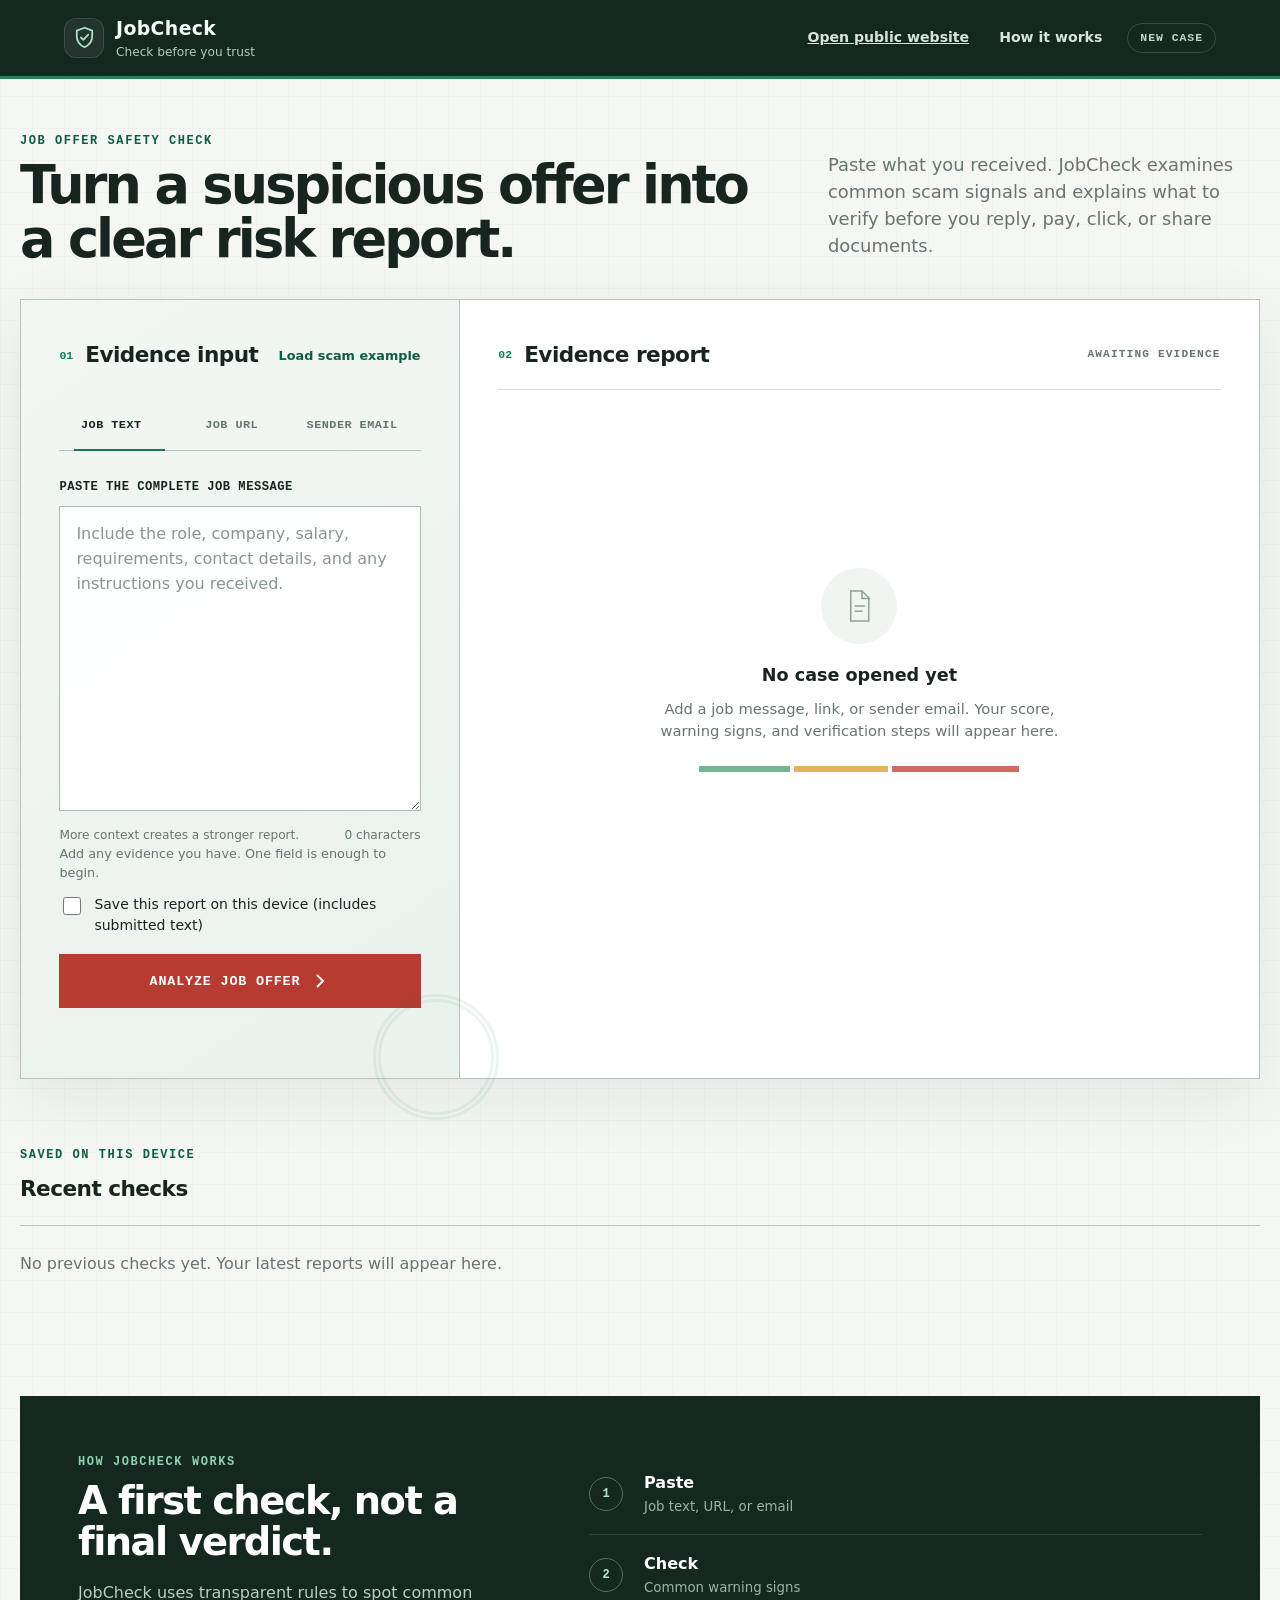
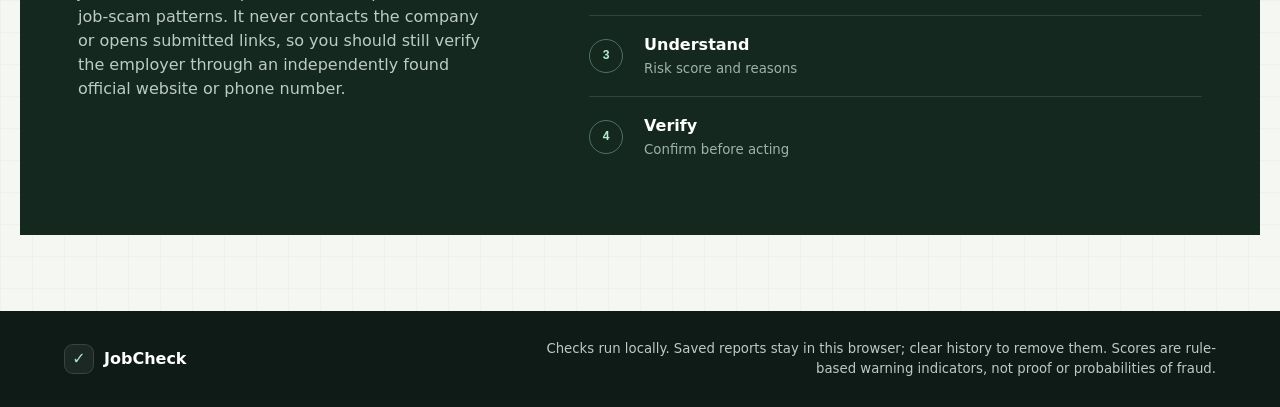
<file: index.html>
<!doctype html>
<html lang="en">
<head>
  <meta charset="utf-8">
  <meta name="viewport" content="width=device-width, initial-scale=1">
  <meta name="theme-color" content="#152820">
  <meta name="description" content="JobCheck helps students and job seekers spot warning signs in suspicious job offers.">
  <title>JobCheck — Check before you trust</title>
  <link rel="stylesheet" href="./styles.css">
  <script src="./app.js" defer></script>
</head>
<body>
  <a class="skip-link" href="#workspace">Skip to checker</a>

  <header class="topbar">
    <a class="brand" href="#workspace" aria-label="JobCheck home">
      <span class="brand-mark" aria-hidden="true">
        <svg viewBox="0 0 24 24" fill="none">
          <path d="M12 2.6 4.6 5.4v5.5c0 4.7 3.1 8.6 7.4 10.5 4.3-1.9 7.4-5.8 7.4-10.5V5.4L12 2.6Z" stroke="currentColor" stroke-width="1.7"/>
          <path d="m8.6 12 2.2 2.2 4.8-5" stroke="currentColor" stroke-width="1.7" stroke-linecap="round" stroke-linejoin="round"/>
        </svg>
      </span>
      <span>
        <strong>JobCheck</strong>
        <small>Check before you trust</small>
      </span>
    </a>

    <div class="topbar-actions">
      <a class="text-button" href="https://sarath2317.github.io/JobCheck/" target="_blank" rel="noopener noreferrer">Open public website</a>
      <button class="text-button" id="howBtn" type="button">How it works</button>
      <span class="case-chip" id="caseId">NEW CASE</span>
    </div>
  </header>

  <main id="workspace" class="app-shell">
    <section class="intro" aria-labelledby="pageTitle">
      <div>
        <p class="eyebrow">JOB OFFER SAFETY CHECK</p>
        <h1 id="pageTitle">Turn a suspicious offer into a clear risk report.</h1>
      </div>
      <p class="intro-copy">Paste what you received. JobCheck examines common scam signals and explains what to verify before you reply, pay, click, or share documents.</p>
    </section>

    <section class="workbench" aria-label="JobCheck analyzer">
      <article class="intake-card">
        <div class="section-heading">
          <div>
            <span class="step-number">01</span>
            <h2>Evidence input</h2>
          </div>
          <button class="sample-button" id="sampleBtn" type="button">Load scam example</button>
        </div>

        <div class="tabs" role="tablist" aria-label="Evidence type">
          <button class="tab active" id="tab-text" type="button" role="tab" aria-selected="true" aria-controls="panel-text" data-tab="text">
            Job text <span class="input-dot" id="dotText" aria-hidden="true"></span>
          </button>
          <button class="tab" id="tab-url" type="button" role="tab" aria-selected="false" aria-controls="panel-url" data-tab="url" tabindex="-1">
            Job URL <span class="input-dot" id="dotUrl" aria-hidden="true"></span>
          </button>
          <button class="tab" id="tab-email" type="button" role="tab" aria-selected="false" aria-controls="panel-email" data-tab="email" tabindex="-1">
            Sender email <span class="input-dot" id="dotEmail" aria-hidden="true"></span>
          </button>
        </div>

        <div class="tab-panel" id="panel-text" role="tabpanel" aria-labelledby="tab-text">
          <label for="jobText">Paste the complete job message</label>
          <textarea id="jobText" rows="11" placeholder="Include the role, company, salary, requirements, contact details, and any instructions you received."></textarea>
          <div class="field-meta">
            <span>More context creates a stronger report.</span>
            <span id="charCount">0 characters</span>
          </div>
        </div>

        <div class="tab-panel" id="panel-url" role="tabpanel" aria-labelledby="tab-url" hidden>
          <label for="jobUrl">Paste the job listing or application URL</label>
          <input id="jobUrl" type="url" inputmode="url" autocomplete="url" placeholder="https://company.com/careers/job-123">
          <div class="context-note">
            <strong>Structural check only</strong>
            <p>JobCheck examines the address itself—such as insecure links, shortened URLs, unusual domains, and misleading characters. It does not open the page.</p>
          </div>
        </div>

        <div class="tab-panel" id="panel-email" role="tabpanel" aria-labelledby="tab-email" hidden>
          <label for="jobEmail">Paste the sender's email address</label>
          <input id="jobEmail" type="email" inputmode="email" autocomplete="email" placeholder="recruiter@company.com">
          <div class="context-note">
            <strong>Sender check</strong>
            <p>JobCheck looks for free-mail addresses, suspicious domain patterns, and mismatches between the sender and job-link domains.</p>
          </div>
        </div>

        <div class="input-summary" aria-live="polite">
          <span id="inputSummary">Add any evidence you have. One field is enough to begin.</span>
        </div>

        <label class="save-consent"><input type="checkbox" id="saveConsent"> Save this report on this device (includes submitted text)</label>
        <button class="analyze-button" id="analyzeBtn" type="button">
          <span>Analyze job offer</span>
          <svg viewBox="0 0 20 20" aria-hidden="true"><path d="m7.5 4.5 5.5 5.5-5.5 5.5" fill="none" stroke="currentColor" stroke-width="1.8" stroke-linecap="round" stroke-linejoin="round"/></svg>
        </button>
        <p class="error-message" id="formError" role="alert"></p>
      </article>

      <article class="report-card" aria-live="polite" aria-busy="false" id="reportCard">
        <div class="report-topline">
          <div>
            <span class="step-number">02</span>
            <h2>Evidence report</h2>
          </div>
          <span class="report-state" id="reportState">AWAITING EVIDENCE</span>
        </div>

        <div class="empty-report" id="emptyReport">
          <div class="empty-file" aria-hidden="true">
            <svg viewBox="0 0 56 56" fill="none"><path d="M17 8h15l9 9v31H17V8Z" stroke="currentColor" stroke-width="2"/><path d="M32 8v10h10M23 28h12M23 35h9" stroke="currentColor" stroke-width="2" stroke-linecap="round"/></svg>
          </div>
          <h3>No case opened yet</h3>
          <p>Add a job message, link, or sender email. Your score, warning signs, and verification steps will appear here.</p>
          <div class="empty-scale" aria-hidden="true"><span></span><span></span><span></span></div>
        </div>

        <div class="report-results" id="reportResults" hidden>
          <div class="verdict-row">
            <div>
              <span class="stamp" id="riskStamp">CAUTION</span>
              <p class="verdict-note" id="verdictNote">Pause and verify before continuing.</p>
            </div>
            <div class="score-block">
              <span>WARNING SIGNAL SCORE</span>
              <strong><b id="riskScore">0</b><small>/100</small></strong>
            </div>
          </div>

          <div class="meter" role="meter" aria-label="Job-offer risk score" aria-valuemin="0" aria-valuemax="100" aria-valuenow="0" id="riskMeter">
            <div class="meter-track"><span id="meterFill"></span></div>
            <div class="meter-labels"><span>FEW SIGNALS</span><span>CAUTION</span><span>HIGH</span></div>
            <p class="score-caveat">Not a probability of fraud. Missing evidence and a low score do not verify an offer. English rule-based checks can miss scams.</p>
          </div>

          <section class="report-section" aria-labelledby="flagsTitle">
            <div class="report-section-title">
              <h3 id="flagsTitle">Warning signs</h3>
              <span id="flagCount">0 FLAGS</span>
            </div>
            <div class="flag-list" id="flagList"></div>
          </section>

          <section class="report-section" aria-labelledby="notesTitle">
            <div class="report-section-title"><h3 id="notesTitle">Investigator's notes</h3></div>
            <p class="analysis-summary" id="analysisSummary"></p>
          </section>

          <section class="report-section" aria-labelledby="verifyTitle">
            <div class="report-section-title"><h3 id="verifyTitle">Verify before acting</h3></div>
            <ul class="verify-list" id="verifyList"></ul>
          </section>

          <div class="report-actions">
            <button class="secondary-button" id="copyBtn" type="button">Copy report</button>
            <button class="primary-button" id="newCaseBtn" type="button">Open new case</button>
          </div>
        </div>
      </article>
    </section>

    <section class="history-section" aria-labelledby="historyTitle">
      <div class="history-heading">
        <div>
          <p class="eyebrow">SAVED ON THIS DEVICE</p>
          <h2 id="historyTitle">Recent checks</h2>
        </div>
        <button class="text-button danger" id="clearHistoryBtn" type="button" hidden>Clear history</button>
      </div>
      <div class="history-empty" id="historyEmpty">No previous checks yet. Your latest reports will appear here.</div>
      <div class="history-list" id="historyList"></div>
    </section>

    <section class="method-section" id="howSection" aria-labelledby="methodTitle">
      <div>
        <p class="eyebrow">HOW JOBCHECK WORKS</p>
        <h2 id="methodTitle">A first check, not a final verdict.</h2>
        <p>JobCheck uses transparent rules to spot common job-scam patterns. It never contacts the company or opens submitted links, so you should still verify the employer through an independently found official website or phone number.</p>
      </div>
      <ol class="method-steps">
        <li><span>1</span><div><strong>Paste</strong><small>Job text, URL, or email</small></div></li>
        <li><span>2</span><div><strong>Check</strong><small>Common warning signs</small></div></li>
        <li><span>3</span><div><strong>Understand</strong><small>Risk score and reasons</small></div></li>
        <li><span>4</span><div><strong>Verify</strong><small>Confirm before acting</small></div></li>
      </ol>
    </section>
  </main>

  <footer class="site-footer">
    <div class="footer-brand"><span class="brand-mark small" aria-hidden="true">✓</span><strong>JobCheck</strong></div>
    <p>Checks run locally. Saved reports stay in this browser; clear history to remove them. Scores are rule-based warning indicators, not proof or probabilities of fraud.</p>
  </footer>

  <div class="toast" id="toast" role="status" aria-live="polite"></div>
</body>
</html>
</file>
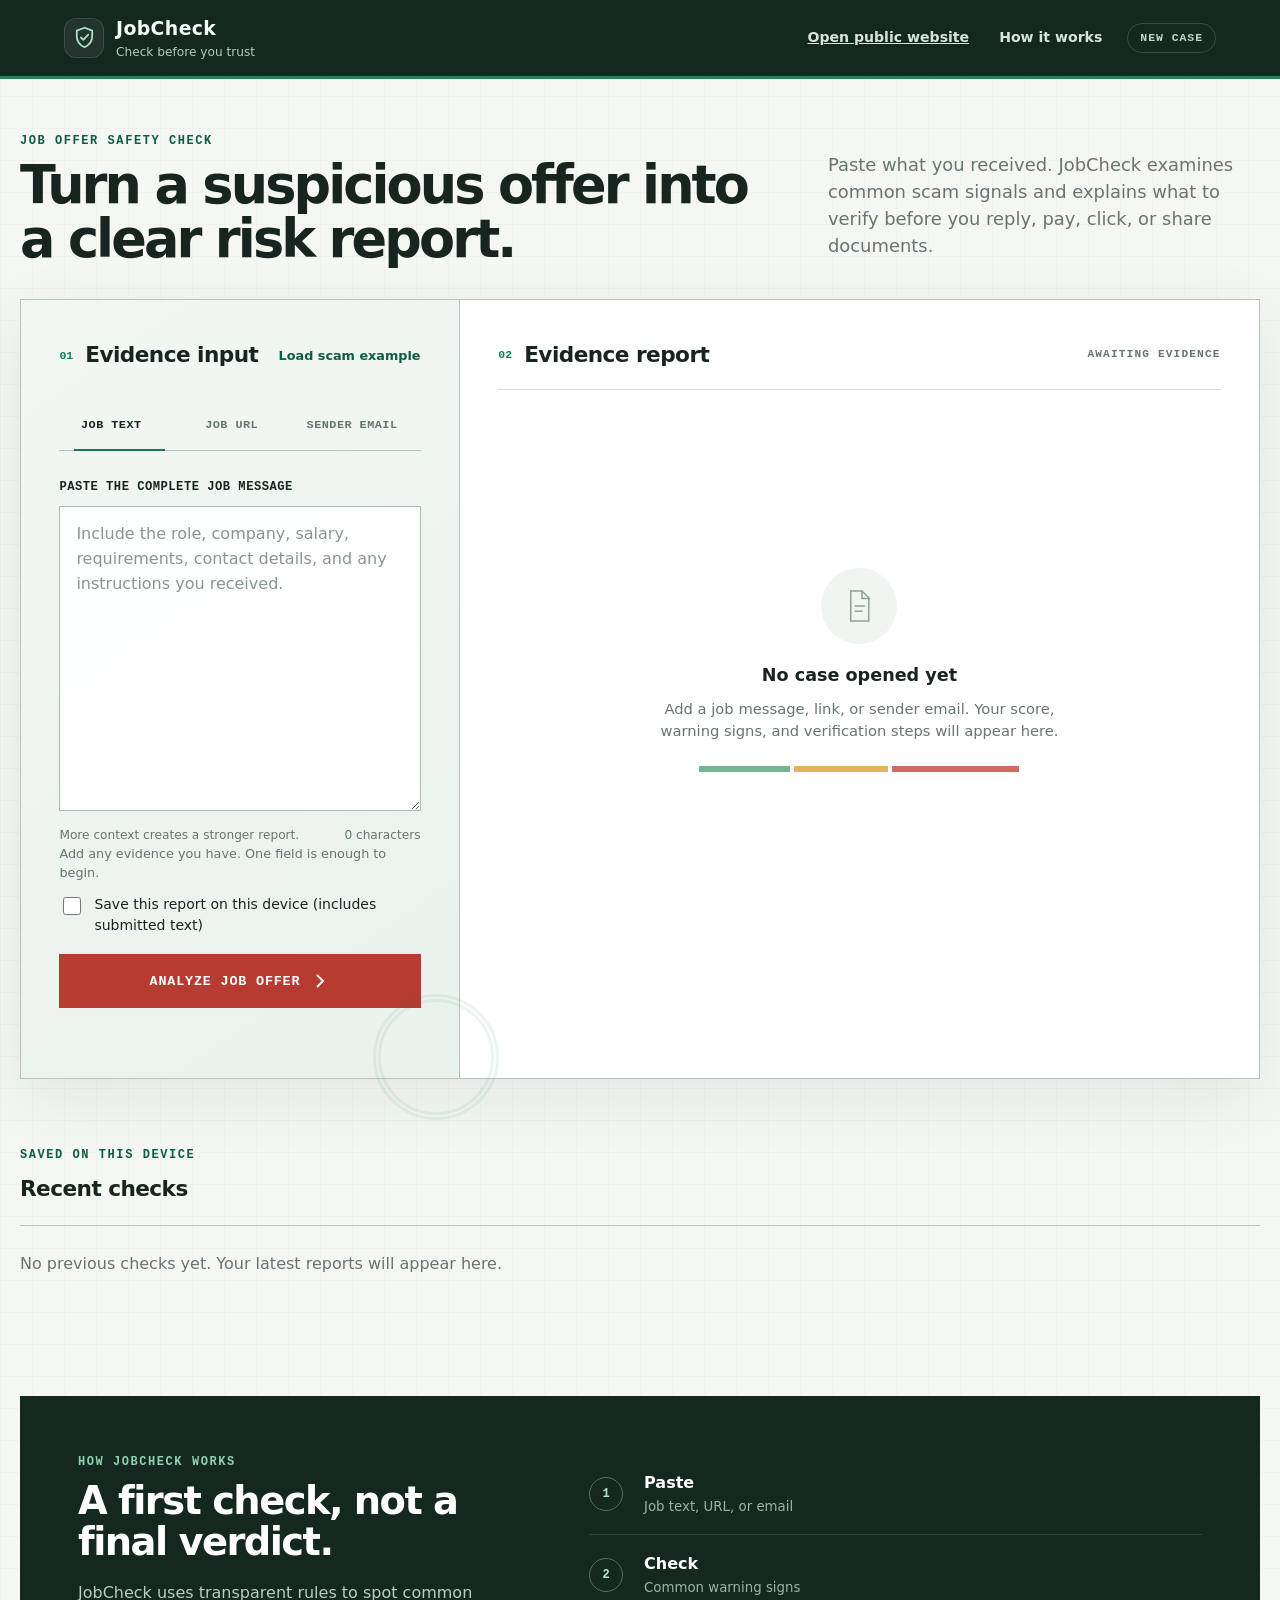
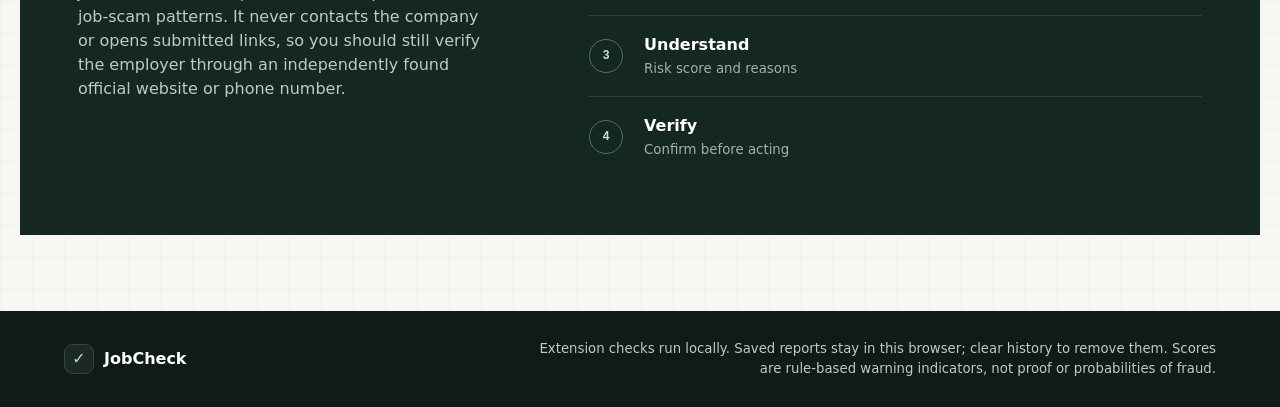
<file: extension/index.html>
<!doctype html>
<html lang="en">
<head>
  <meta charset="utf-8">
  <meta name="viewport" content="width=device-width, initial-scale=1">
  <meta name="theme-color" content="#152820">
  <meta name="description" content="JobCheck helps students and job seekers spot warning signs in suspicious job offers.">
  <title>JobCheck — Check before you trust</title>
  <link rel="stylesheet" href="./styles.css">
  <script src="./app.js" defer></script>
  <script src="./selection.js" defer></script>
</head>
<body>
  <a class="skip-link" href="#workspace">Skip to checker</a>

  <header class="topbar">
    <a class="brand" href="#workspace" aria-label="JobCheck home">
      <span class="brand-mark" aria-hidden="true">
        <svg viewBox="0 0 24 24" fill="none">
          <path d="M12 2.6 4.6 5.4v5.5c0 4.7 3.1 8.6 7.4 10.5 4.3-1.9 7.4-5.8 7.4-10.5V5.4L12 2.6Z" stroke="currentColor" stroke-width="1.7"/>
          <path d="m8.6 12 2.2 2.2 4.8-5" stroke="currentColor" stroke-width="1.7" stroke-linecap="round" stroke-linejoin="round"/>
        </svg>
      </span>
      <span>
        <strong>JobCheck</strong>
        <small>Check before you trust</small>
      </span>
    </a>

    <div class="topbar-actions">
      <a class="text-button" href="https://sarath2317.github.io/JobCheck/" target="_blank" rel="noopener noreferrer">Open public website</a>
      <button class="text-button" id="howBtn" type="button">How it works</button>
      <span class="case-chip" id="caseId">NEW CASE</span>
    </div>
  </header>

  <main id="workspace" class="app-shell">
    <section class="intro" aria-labelledby="pageTitle">
      <div>
        <p class="eyebrow">JOB OFFER SAFETY CHECK</p>
        <h1 id="pageTitle">Turn a suspicious offer into a clear risk report.</h1>
      </div>
      <p class="intro-copy">Paste what you received. JobCheck examines common scam signals and explains what to verify before you reply, pay, click, or share documents.</p>
    </section>

    <section class="workbench" aria-label="JobCheck analyzer">
      <article class="intake-card">
        <div class="section-heading">
          <div>
            <span class="step-number">01</span>
            <h2>Evidence input</h2>
          </div>
          <button class="sample-button" id="sampleBtn" type="button">Load scam example</button>
        </div>

        <div class="tabs" role="tablist" aria-label="Evidence type">
          <button class="tab active" id="tab-text" type="button" role="tab" aria-selected="true" aria-controls="panel-text" data-tab="text">
            Job text <span class="input-dot" id="dotText" aria-hidden="true"></span>
          </button>
          <button class="tab" id="tab-url" type="button" role="tab" aria-selected="false" aria-controls="panel-url" data-tab="url" tabindex="-1">
            Job URL <span class="input-dot" id="dotUrl" aria-hidden="true"></span>
          </button>
          <button class="tab" id="tab-email" type="button" role="tab" aria-selected="false" aria-controls="panel-email" data-tab="email" tabindex="-1">
            Sender email <span class="input-dot" id="dotEmail" aria-hidden="true"></span>
          </button>
        </div>

        <div class="tab-panel" id="panel-text" role="tabpanel" aria-labelledby="tab-text">
          <label for="jobText">Paste the complete job message</label>
          <textarea id="jobText" rows="11" placeholder="Include the role, company, salary, requirements, contact details, and any instructions you received."></textarea>
          <div class="field-meta">
            <span>More context creates a stronger report.</span>
            <span id="charCount">0 characters</span>
          </div>
        </div>

        <div class="tab-panel" id="panel-url" role="tabpanel" aria-labelledby="tab-url" hidden>
          <label for="jobUrl">Paste the job listing or application URL</label>
          <input id="jobUrl" type="url" inputmode="url" autocomplete="url" placeholder="https://company.com/careers/job-123">
          <div class="context-note">
            <strong>Structural check only</strong>
            <p>JobCheck examines the address itself—such as insecure links, shortened URLs, unusual domains, and misleading characters. It does not open the page.</p>
          </div>
        </div>

        <div class="tab-panel" id="panel-email" role="tabpanel" aria-labelledby="tab-email" hidden>
          <label for="jobEmail">Paste the sender's email address</label>
          <input id="jobEmail" type="email" inputmode="email" autocomplete="email" placeholder="recruiter@company.com">
          <div class="context-note">
            <strong>Sender check</strong>
            <p>JobCheck looks for free-mail addresses, suspicious domain patterns, and mismatches between the sender and job-link domains.</p>
          </div>
        </div>

        <div class="input-summary" aria-live="polite">
          <span id="inputSummary">Add any evidence you have. One field is enough to begin.</span>
        </div>

        <label class="save-consent"><input type="checkbox" id="saveConsent"> Save this report on this device (includes submitted text)</label>
        <button class="analyze-button" id="analyzeBtn" type="button">
          <span>Analyze job offer</span>
          <svg viewBox="0 0 20 20" aria-hidden="true"><path d="m7.5 4.5 5.5 5.5-5.5 5.5" fill="none" stroke="currentColor" stroke-width="1.8" stroke-linecap="round" stroke-linejoin="round"/></svg>
        </button>
        <p class="error-message" id="formError" role="alert"></p>
      </article>

      <article class="report-card" aria-live="polite" aria-busy="false" id="reportCard">
        <div class="report-topline">
          <div>
            <span class="step-number">02</span>
            <h2>Evidence report</h2>
          </div>
          <span class="report-state" id="reportState">AWAITING EVIDENCE</span>
        </div>

        <div class="empty-report" id="emptyReport">
          <div class="empty-file" aria-hidden="true">
            <svg viewBox="0 0 56 56" fill="none"><path d="M17 8h15l9 9v31H17V8Z" stroke="currentColor" stroke-width="2"/><path d="M32 8v10h10M23 28h12M23 35h9" stroke="currentColor" stroke-width="2" stroke-linecap="round"/></svg>
          </div>
          <h3>No case opened yet</h3>
          <p>Add a job message, link, or sender email. Your score, warning signs, and verification steps will appear here.</p>
          <div class="empty-scale" aria-hidden="true"><span></span><span></span><span></span></div>
        </div>

        <div class="report-results" id="reportResults" hidden>
          <div class="verdict-row">
            <div>
              <span class="stamp" id="riskStamp">CAUTION</span>
              <p class="verdict-note" id="verdictNote">Pause and verify before continuing.</p>
            </div>
            <div class="score-block">
              <span>WARNING SIGNAL SCORE</span>
              <strong><b id="riskScore">0</b><small>/100</small></strong>
            </div>
          </div>

          <div class="meter" role="meter" aria-label="Job-offer risk score" aria-valuemin="0" aria-valuemax="100" aria-valuenow="0" id="riskMeter">
            <div class="meter-track"><span id="meterFill"></span></div>
            <div class="meter-labels"><span>FEW SIGNALS</span><span>CAUTION</span><span>HIGH</span></div>
            <p class="score-caveat">Not a probability of fraud. Missing evidence and a low score do not verify an offer. English rule-based checks can miss scams.</p>
          </div>

          <section class="report-section" aria-labelledby="flagsTitle">
            <div class="report-section-title">
              <h3 id="flagsTitle">Warning signs</h3>
              <span id="flagCount">0 FLAGS</span>
            </div>
            <div class="flag-list" id="flagList"></div>
          </section>

          <section class="report-section" aria-labelledby="notesTitle">
            <div class="report-section-title"><h3 id="notesTitle">Investigator's notes</h3></div>
            <p class="analysis-summary" id="analysisSummary"></p>
          </section>

          <section class="report-section" aria-labelledby="verifyTitle">
            <div class="report-section-title"><h3 id="verifyTitle">Verify before acting</h3></div>
            <ul class="verify-list" id="verifyList"></ul>
          </section>

          <div class="report-actions">
            <button class="secondary-button" id="copyBtn" type="button">Copy report</button>
            <button class="primary-button" id="newCaseBtn" type="button">Open new case</button>
          </div>
        </div>
      </article>
    </section>

    <section class="history-section" aria-labelledby="historyTitle">
      <div class="history-heading">
        <div>
          <p class="eyebrow">SAVED ON THIS DEVICE</p>
          <h2 id="historyTitle">Recent checks</h2>
        </div>
        <button class="text-button danger" id="clearHistoryBtn" type="button" hidden>Clear history</button>
      </div>
      <div class="history-empty" id="historyEmpty">No previous checks yet. Your latest reports will appear here.</div>
      <div class="history-list" id="historyList"></div>
    </section>

    <section class="method-section" id="howSection" aria-labelledby="methodTitle">
      <div>
        <p class="eyebrow">HOW JOBCHECK WORKS</p>
        <h2 id="methodTitle">A first check, not a final verdict.</h2>
        <p>JobCheck uses transparent rules to spot common job-scam patterns. It never contacts the company or opens submitted links, so you should still verify the employer through an independently found official website or phone number.</p>
      </div>
      <ol class="method-steps">
        <li><span>1</span><div><strong>Paste</strong><small>Job text, URL, or email</small></div></li>
        <li><span>2</span><div><strong>Check</strong><small>Common warning signs</small></div></li>
        <li><span>3</span><div><strong>Understand</strong><small>Risk score and reasons</small></div></li>
        <li><span>4</span><div><strong>Verify</strong><small>Confirm before acting</small></div></li>
      </ol>
    </section>
  </main>

  <footer class="site-footer">
    <div class="footer-brand"><span class="brand-mark small" aria-hidden="true">✓</span><strong>JobCheck</strong></div>
    <p>Extension checks run locally. Saved reports stay in this browser; clear history to remove them. Scores are rule-based warning indicators, not proof or probabilities of fraud.</p>
  </footer>

  <div class="toast" id="toast" role="status" aria-live="polite"></div>
</body>
</html>
</file>
<file: styles.css>
:root {
  --ink: #17241f;
  --muted: #68756f;
  --paper: #f4f7f2;
  --surface: #ffffff;
  --line: #d5ddd8;
  --line-strong: #b7c4bd;
  --green: #147c55;
  --green-dark: #0d5e40;
  --green-soft: #e9f4ee;
  --amber: #b96b0f;
  --amber-soft: #fff4df;
  --red: #b63b30;
  --red-soft: #fff0ed;
  --navy: #152820;
  --mono: "SFMono-Regular", Consolas, "Liberation Mono", monospace;
  --sans: Inter, ui-sans-serif, system-ui, -apple-system, BlinkMacSystemFont, "Segoe UI", sans-serif;
  --shadow: 0 18px 60px rgba(27, 51, 41, .08);
}

* { box-sizing: border-box; }
[hidden] { display: none !important; }
.save-consent { display:flex; gap:10px; align-items:flex-start; text-transform:none; letter-spacing:normal; font: 14px/1.5 var(--sans); margin:12px 0 18px; }
.save-consent input { width:18px; height:18px; flex-shrink:0; }
.score-caveat { font-size:14px; color:var(--muted); }
.risk-unknown .stamp {color:#526474;}
.risk-unknown #meterFill, .history-score.unknown {background:#526474;}
.stamp { max-width:100%; overflow-wrap:anywhere; line-height:1.4; }

html { scroll-behavior: smooth; }

body {
  margin: 0;
  color: var(--ink);
  background:
    linear-gradient(rgba(21, 40, 32, .025) 1px, transparent 1px),
    linear-gradient(90deg, rgba(21, 40, 32, .025) 1px, transparent 1px),
    var(--paper);
  background-size: 32px 32px;
  font-family: var(--sans);
  font-size: 16px;
  line-height: 1.5;
}

button, input, textarea { font: inherit; }
button { color: inherit; }

button:focus-visible, input:focus-visible, textarea:focus-visible, a:focus-visible {
  outline: 3px solid rgba(20, 124, 85, .28);
  outline-offset: 3px;
}

.skip-link {
  position: fixed;
  top: 10px;
  left: 10px;
  z-index: 100;
  padding: 10px 14px;
  color: white;
  background: var(--navy);
  border-radius: 8px;
  transform: translateY(-150%);
}
.skip-link:focus { transform: translateY(0); }

.topbar {
  min-height: 78px;
  display: flex;
  align-items: center;
  justify-content: space-between;
  gap: 24px;
  padding: 14px clamp(20px, 5vw, 72px);
  color: #f5fbf7;
  background: var(--navy);
  border-bottom: 3px solid #2a7f5b;
}

.brand { display: inline-flex; align-items: center; gap: 12px; color: inherit; text-decoration: none; }
.brand-mark {
  width: 40px;
  height: 40px;
  display: grid;
  place-items: center;
  color: #a9e3c5;
  background: rgba(255,255,255,.06);
  border: 1px solid rgba(255,255,255,.13);
  border-radius: 12px;
}
.brand-mark svg { width: 25px; height: 25px; }
.brand strong { display: block; font-size: 1.18rem; letter-spacing: .02em; }
.brand small { display: block; margin-top: 1px; color: #b9c9c1; font-size: .76rem; }
.topbar-actions { display: flex; align-items: center; gap: 20px; }
.text-button { padding: 5px; color: var(--green-dark); background: transparent; border: 0; cursor: pointer; font-weight: 700; }
.topbar .text-button { color: #d7e4de; font-size: .88rem; }
.text-button:hover { text-decoration: underline; text-underline-offset: 4px; }
.text-button.danger { color: var(--red); }
.case-chip {
  padding: 8px 12px;
  color: #c4d6cd;
  border: 1px solid rgba(255,255,255,.16);
  border-radius: 999px;
  font: 700 .72rem/1 var(--mono);
  letter-spacing: .08em;
}

.app-shell { width: min(1460px, calc(100% - 40px)); margin: 0 auto; }
.intro {
  display: grid;
  grid-template-columns: minmax(0, 1.1fr) minmax(320px, .65fr);
  align-items: end;
  gap: clamp(28px, 6vw, 92px);
  padding: 54px 0 34px;
}
.eyebrow { margin: 0 0 9px; color: var(--green-dark); font: 700 .75rem/1.4 var(--mono); letter-spacing: .13em; }
h1, h2, h3, p { overflow-wrap: break-word; }
h1 { max-width: 820px; margin: 0; font-size: clamp(2rem, 4.1vw, 4.35rem); line-height: 1.02; letter-spacing: -.055em; }
.intro-copy { max-width: 580px; margin: 0 0 6px; color: var(--muted); font-size: clamp(1rem, 1.4vw, 1.12rem); }

.workbench { display: grid; grid-template-columns: minmax(360px, .78fr) minmax(520px, 1.42fr); align-items: stretch; border: 1px solid var(--line-strong); background: var(--surface); box-shadow: var(--shadow); }
.intake-card, .report-card { min-width: 0; padding: clamp(24px, 3vw, 42px); }
.intake-card { position: relative; background: linear-gradient(145deg, #f2f7f3 0%, #eaf2ed 100%); border-right: 1px solid var(--line-strong); }
.intake-card::before {
  content: "";
  position: absolute;
  width: 110px;
  height: 110px;
  right: -40px;
  bottom: -42px;
  border: 8px double rgba(20, 124, 85, .08);
  border-radius: 50%;
  pointer-events: none;
}
.section-heading, .report-topline, .history-heading { display: flex; align-items: center; justify-content: space-between; gap: 20px; }
.section-heading > div, .report-topline > div { display: flex; align-items: center; gap: 12px; }
.section-heading h2, .report-topline h2, .history-heading h2, .method-section h2 { margin: 0; font-size: 1.35rem; letter-spacing: -.025em; }
.step-number { color: var(--green); font: 700 .72rem/1 var(--mono); }
.sample-button { padding: 7px 0; color: var(--green-dark); background: transparent; border: 0; cursor: pointer; font-size: .8rem; font-weight: 800; }
.sample-button:hover { text-decoration: underline; text-underline-offset: 4px; }

.tabs { display: grid; grid-template-columns: repeat(3, 1fr); margin-top: 30px; border-bottom: 1px solid var(--line-strong); }
.tab { position: relative; min-height: 48px; padding: 10px 4px 12px; color: var(--muted); background: transparent; border: 0; cursor: pointer; font: 700 .74rem/1.2 var(--mono); text-transform: uppercase; letter-spacing: .04em; }
.tab::after { content: ""; position: absolute; left: 12%; right: 12%; bottom: -1px; height: 2px; background: transparent; }
.tab.active { color: var(--ink); }
.tab.active::after { background: var(--green); }
.input-dot { display: inline-block; width: 6px; height: 6px; margin-left: 3px; background: transparent; border-radius: 50%; vertical-align: 1px; }
.input-dot.filled { background: var(--green); }

.tab-panel { min-height: 330px; padding-top: 28px; }
.tab-panel[hidden] { display: none; }
label { display: block; margin-bottom: 10px; font: 700 .76rem/1.4 var(--mono); letter-spacing: .04em; text-transform: uppercase; }
textarea, input {
  width: 100%;
  color: var(--ink);
  background: rgba(255,255,255,.9);
  border: 1px solid #aebeb5;
  border-radius: 0;
  transition: border-color .2s, box-shadow .2s;
}
textarea { min-height: 245px; resize: vertical; padding: 15px 16px; line-height: 1.55; }
input { height: 54px; padding: 0 16px; }
textarea:hover, input:hover { border-color: #79978a; }
textarea:focus, input:focus { border-color: var(--green); box-shadow: 0 0 0 4px rgba(20,124,85,.09); outline: 0; }
::placeholder { color: #8a9690; }
.field-meta { display: flex; justify-content: space-between; gap: 12px; margin-top: 8px; color: var(--muted); font-size: .76rem; }
.context-note { min-height: 130px; margin-top: 20px; padding: 18px; background: rgba(255,255,255,.54); border-left: 3px solid #7ba791; }
.context-note strong { font-size: .9rem; }
.context-note p { margin: 6px 0 0; color: var(--muted); font-size: .88rem; }
.input-summary { min-height: 30px; color: var(--muted); font-size: .8rem; }
.analyze-button {
  width: 100%;
  min-height: 54px;
  display: flex;
  align-items: center;
  justify-content: center;
  gap: 10px;
  padding: 12px 20px;
  color: white;
  background: var(--red);
  border: 0;
  cursor: pointer;
  font: 800 .84rem/1 var(--mono);
  letter-spacing: .06em;
  text-transform: uppercase;
  transition: transform .18s, background .18s;
}
.analyze-button svg { width: 20px; height: 20px; transition: transform .18s; }
.analyze-button:hover { background: #9f3027; transform: translateY(-1px); }
.analyze-button:hover svg { transform: translateX(3px); }
.analyze-button:active { transform: translateY(0); }
.error-message { min-height: 23px; margin: 8px 0 0; color: var(--red); font-size: .82rem; font-weight: 700; }

.report-card { min-height: 690px; background: white; }
.report-topline { padding-bottom: 18px; border-bottom: 1px solid var(--line); }
.report-state { color: var(--muted); font: 700 .7rem/1.2 var(--mono); letter-spacing: .1em; }
.empty-report { min-height: 560px; display: grid; place-content: center; justify-items: center; text-align: center; }
.empty-file { width: 76px; height: 76px; display: grid; place-items: center; margin-bottom: 18px; color: #8da299; background: #f0f5f2; border-radius: 50%; }
.empty-file svg { width: 42px; height: 42px; }
.empty-report h3 { margin: 0; font-size: 1.1rem; }
.empty-report p { max-width: 440px; margin: 9px auto 24px; color: var(--muted); font-size: .92rem; }
.empty-scale { width: min(320px, 75vw); height: 6px; display: grid; grid-template-columns: 29fr 30fr 41fr; gap: 4px; }
.empty-scale span:nth-child(1) { background: #73b68f; }
.empty-scale span:nth-child(2) { background: #e2b45c; }
.empty-scale span:nth-child(3) { background: #d16a61; }

.report-results { padding-top: 28px; }
.verdict-row { display: flex; justify-content: space-between; align-items: flex-start; gap: 28px; }
.stamp { display: inline-block; padding: 8px 12px 6px; color: var(--amber); border: 2px solid currentColor; transform: rotate(-3deg); font: 800 1.05rem/1 var(--mono); letter-spacing: .1em; }
.verdict-note { max-width: 500px; margin: 16px 0 0; color: var(--red); font-size: .95rem; font-style: italic; }
.score-block { flex: 0 0 auto; text-align: right; }
.score-block > span { display: block; color: var(--muted); font: 700 .68rem/1 var(--mono); letter-spacing: .1em; }
.score-block strong { display: block; margin-top: 4px; font: 700 2.2rem/1 var(--mono); }
.score-block small { color: var(--muted); font-size: .9rem; }
.meter { margin: 30px 0; }
.meter-track { height: 10px; overflow: hidden; background: #edf1ef; border: 1px solid #dbe2de; }
.meter-track span { display: block; width: 0; height: 100%; background: var(--amber); transition: width .7s cubic-bezier(.2,.75,.2,1), background .3s; }
.meter-labels { display: flex; justify-content: space-between; margin-top: 7px; color: #8a9690; font: 600 .62rem/1 var(--mono); }
.report-section { padding: 24px 0; border-top: 1px solid var(--line); }
.report-section-title { display: flex; align-items: center; justify-content: space-between; gap: 16px; margin-bottom: 14px; }
.report-section-title h3 { margin: 0; font: 800 .77rem/1.3 var(--mono); letter-spacing: .09em; text-transform: uppercase; }
.report-section-title span { color: var(--muted); font: 700 .67rem/1 var(--mono); }
.flag-list { display: grid; gap: 10px; }
.flag-item { display: grid; grid-template-columns: 28px 1fr auto; align-items: start; gap: 10px; padding: 13px 14px; background: #fafbf9; border: 1px solid #e0e6e2; }
.flag-icon { width: 24px; height: 24px; display: grid; place-items: center; color: var(--red); background: var(--red-soft); border-radius: 50%; font: 800 .75rem/1 var(--mono); }
.flag-item strong { display: block; font-size: .9rem; }
.flag-item p { margin: 3px 0 0; color: var(--muted); font-size: .81rem; }
.flag-points { padding-top: 3px; color: var(--red); font: 800 .7rem/1 var(--mono); }
.clear-item { display: flex; gap: 10px; align-items: center; padding: 14px; color: var(--green-dark); background: var(--green-soft); border: 1px solid #cfe5d8; font-size: .88rem; }
.clear-item span { font-weight: 900; }
.analysis-summary { margin: 0; padding: 17px 18px; color: #32433c; background: #f2f5f3; border-left: 3px solid #447d64; }
.verify-list { display: grid; gap: 10px; margin: 0; padding: 0; list-style: none; }
.verify-list li { display: flex; gap: 10px; color: #34443d; font-size: .9rem; }
.verify-list li::before { content: "□"; color: var(--green); font: 800 1rem/1.4 var(--mono); }
.report-actions { display: flex; justify-content: flex-end; gap: 10px; padding-top: 8px; }
.secondary-button, .primary-button { min-height: 44px; padding: 10px 16px; border: 1px solid var(--green-dark); cursor: pointer; font-weight: 800; }
.secondary-button { color: var(--green-dark); background: white; }
.primary-button { color: white; background: var(--green-dark); }
.secondary-button:hover { background: var(--green-soft); }
.primary-button:hover { background: #0a4c34; }

.history-section { padding: 68px 0 74px; }
.history-heading { padding-bottom: 20px; border-bottom: 1px solid var(--line-strong); }
.history-empty { padding: 26px 0; color: var(--muted); }
.history-list { display: grid; grid-template-columns: repeat(3, 1fr); gap: 14px; padding-top: 20px; }
.history-item { position: relative; display: grid; grid-template-columns: 58px 1fr auto; align-items: center; gap: 14px; min-width: 0; padding: 18px; text-align: left; background: white; border: 1px solid var(--line); cursor: pointer; transition: border .18s, transform .18s, box-shadow .18s; }
.history-item:hover { border-color: #8aaa9b; transform: translateY(-2px); box-shadow: 0 9px 26px rgba(27,51,41,.07); }
.history-score { width: 54px; height: 54px; display: grid; place-items: center; color: white; background: var(--amber); border-radius: 50%; font: 800 1rem/1 var(--mono); }
.history-copy { min-width: 0; }
.history-copy strong { display: block; overflow: hidden; text-overflow: ellipsis; white-space: nowrap; font-size: .92rem; }
.history-copy small { color: var(--muted); }
.history-arrow { color: var(--green); font-size: 1.25rem; }

.method-section { display: grid; grid-template-columns: .8fr 1.2fr; gap: clamp(40px, 8vw, 120px); margin-bottom: 76px; padding: clamp(30px, 5vw, 58px); color: white; background: var(--navy); }
.method-section h2 { max-width: 460px; font-size: clamp(1.6rem, 3vw, 2.7rem); line-height: 1.08; letter-spacing: -.04em; }
.method-section > div > p:last-child { max-width: 520px; margin: 18px 0 0; color: #bdcbc4; }
.method-section .eyebrow { color: #8fd2af; }
.method-steps { display: grid; margin: 0; padding: 0; list-style: none; }
.method-steps li { display: grid; grid-template-columns: 40px 1fr; align-items: center; gap: 15px; padding: 17px 0; border-bottom: 1px solid rgba(255,255,255,.12); }
.method-steps li:last-child { border-bottom: 0; }
.method-steps li > span { width: 34px; height: 34px; display: grid; place-items: center; color: #b9e9cf; border: 1px solid #4c745f; border-radius: 50%; font: 700 .75rem/1 var(--mono); }
.method-steps strong, .method-steps small { display: block; }
.method-steps small { margin-top: 2px; color: #9eb2a8; }

.site-footer { display: flex; align-items: center; justify-content: space-between; gap: 30px; padding: 28px clamp(20px, 5vw, 72px); color: #bdcbc4; background: #0e1b16; }
.footer-brand { display: flex; align-items: center; gap: 10px; color: white; }
.brand-mark.small { width: 30px; height: 30px; color: #a9e3c5; border-radius: 9px; }
.site-footer p { max-width: 700px; margin: 0; text-align: right; font-size: .83rem; }
.toast { position: fixed; left: 50%; bottom: 24px; z-index: 50; padding: 11px 16px; color: white; background: #17241f; border-radius: 8px; box-shadow: 0 10px 30px rgba(0,0,0,.2); opacity: 0; transform: translate(-50%, 18px); pointer-events: none; transition: opacity .2s, transform .2s; }
.toast.show { opacity: 1; transform: translate(-50%, 0); }

.risk-low .stamp { color: var(--green); }
.risk-low .verdict-note { color: var(--green-dark); }
.risk-low #meterFill, .history-score.low { background: var(--green); }
.risk-medium .stamp { color: var(--amber); }
.risk-medium .verdict-note { color: #9b5c10; }
.risk-medium #meterFill, .history-score.medium { background: var(--amber); }
.risk-high .stamp { color: var(--red); }
.risk-high .verdict-note { color: var(--red); }
.risk-high #meterFill, .history-score.high { background: var(--red); }

@media (max-width: 1020px) {
  .intro { grid-template-columns: 1fr; gap: 18px; }
  .intro-copy { max-width: 760px; }
  .workbench { grid-template-columns: 1fr; }
  .intake-card { border-right: 0; border-bottom: 1px solid var(--line-strong); }
  .report-card { min-height: auto; }
  .history-list { grid-template-columns: repeat(2, 1fr); }
  .method-section { grid-template-columns: 1fr; gap: 24px; }
}

@media (max-width: 680px) {
  .topbar { min-height: 68px; padding: 12px 16px; }
  .brand-mark { width: 36px; height: 36px; }
  .brand small, .topbar .text-button { display: none; }
  .case-chip { font-size: .64rem; }
  .app-shell { width: min(100% - 24px, 1460px); }
  .intro { padding: 34px 0 25px; }
  h1 { font-size: clamp(2.1rem, 11vw, 3.2rem); }
  .intake-card, .report-card { padding: 22px 18px; }
  .section-heading { align-items: flex-start; }
  .sample-button { max-width: 110px; text-align: right; }
  .tabs { margin-top: 24px; }
  .tab { font-size: .62rem; }
  .tab-panel { min-height: 300px; }
  .field-meta { flex-direction: column; gap: 2px; }
  .verdict-row { align-items: flex-end; }
  .score-block strong { font-size: 1.8rem; }
  .flag-item { grid-template-columns: 26px 1fr; }
  .flag-points { grid-column: 2; padding: 0; }
  .report-actions { flex-direction: column-reverse; }
  .report-actions button { width: 100%; }
  .history-list { grid-template-columns: 1fr; }
  .history-section { padding: 52px 0; }
  .method-section { margin-bottom: 0; padding: 28px 22px; }
  .site-footer { align-items: flex-start; flex-direction: column; }
  .site-footer p { text-align: left; }
}

@media (prefers-reduced-motion: reduce) {
  html { scroll-behavior: auto; }
  *, *::before, *::after { transition-duration: .01ms !important; animation-duration: .01ms !important; }
}

@media print {
  body { background: white; }
  .topbar-actions, .intro, .intake-card, .history-section, .method-section, .site-footer, .report-actions { display: none !important; }
  .app-shell { width: 100%; }
  .workbench { display: block; border: 0; box-shadow: none; }
  .report-card { padding: 0; }
}
</file>
<file: extension/styles.css>
:root {
  --ink: #17241f;
  --muted: #68756f;
  --paper: #f4f7f2;
  --surface: #ffffff;
  --line: #d5ddd8;
  --line-strong: #b7c4bd;
  --green: #147c55;
  --green-dark: #0d5e40;
  --green-soft: #e9f4ee;
  --amber: #b96b0f;
  --amber-soft: #fff4df;
  --red: #b63b30;
  --red-soft: #fff0ed;
  --navy: #152820;
  --mono: "SFMono-Regular", Consolas, "Liberation Mono", monospace;
  --sans: Inter, ui-sans-serif, system-ui, -apple-system, BlinkMacSystemFont, "Segoe UI", sans-serif;
  --shadow: 0 18px 60px rgba(27, 51, 41, .08);
}

* { box-sizing: border-box; }
[hidden] { display: none !important; }
.save-consent { display:flex; gap:10px; align-items:flex-start; text-transform:none; letter-spacing:normal; font: 14px/1.5 var(--sans); margin:12px 0 18px; }
.save-consent input { width:18px; height:18px; flex-shrink:0; }
.score-caveat { font-size:14px; color:var(--muted); }
.risk-unknown .stamp {color:#526474;}
.risk-unknown #meterFill, .history-score.unknown {background:#526474;}
.stamp { max-width:100%; overflow-wrap:anywhere; line-height:1.4; }

html { scroll-behavior: smooth; }

body {
  margin: 0;
  color: var(--ink);
  background:
    linear-gradient(rgba(21, 40, 32, .025) 1px, transparent 1px),
    linear-gradient(90deg, rgba(21, 40, 32, .025) 1px, transparent 1px),
    var(--paper);
  background-size: 32px 32px;
  font-family: var(--sans);
  font-size: 16px;
  line-height: 1.5;
}

button, input, textarea { font: inherit; }
button { color: inherit; }

button:focus-visible, input:focus-visible, textarea:focus-visible, a:focus-visible {
  outline: 3px solid rgba(20, 124, 85, .28);
  outline-offset: 3px;
}

.skip-link {
  position: fixed;
  top: 10px;
  left: 10px;
  z-index: 100;
  padding: 10px 14px;
  color: white;
  background: var(--navy);
  border-radius: 8px;
  transform: translateY(-150%);
}
.skip-link:focus { transform: translateY(0); }

.topbar {
  min-height: 78px;
  display: flex;
  align-items: center;
  justify-content: space-between;
  gap: 24px;
  padding: 14px clamp(20px, 5vw, 72px);
  color: #f5fbf7;
  background: var(--navy);
  border-bottom: 3px solid #2a7f5b;
}

.brand { display: inline-flex; align-items: center; gap: 12px; color: inherit; text-decoration: none; }
.brand-mark {
  width: 40px;
  height: 40px;
  display: grid;
  place-items: center;
  color: #a9e3c5;
  background: rgba(255,255,255,.06);
  border: 1px solid rgba(255,255,255,.13);
  border-radius: 12px;
}
.brand-mark svg { width: 25px; height: 25px; }
.brand strong { display: block; font-size: 1.18rem; letter-spacing: .02em; }
.brand small { display: block; margin-top: 1px; color: #b9c9c1; font-size: .76rem; }
.topbar-actions { display: flex; align-items: center; gap: 20px; }
.text-button { padding: 5px; color: var(--green-dark); background: transparent; border: 0; cursor: pointer; font-weight: 700; }
.topbar .text-button { color: #d7e4de; font-size: .88rem; }
.text-button:hover { text-decoration: underline; text-underline-offset: 4px; }
.text-button.danger { color: var(--red); }
.case-chip {
  padding: 8px 12px;
  color: #c4d6cd;
  border: 1px solid rgba(255,255,255,.16);
  border-radius: 999px;
  font: 700 .72rem/1 var(--mono);
  letter-spacing: .08em;
}

.app-shell { width: min(1460px, calc(100% - 40px)); margin: 0 auto; }
.intro {
  display: grid;
  grid-template-columns: minmax(0, 1.1fr) minmax(320px, .65fr);
  align-items: end;
  gap: clamp(28px, 6vw, 92px);
  padding: 54px 0 34px;
}
.eyebrow { margin: 0 0 9px; color: var(--green-dark); font: 700 .75rem/1.4 var(--mono); letter-spacing: .13em; }
h1, h2, h3, p { overflow-wrap: break-word; }
h1 { max-width: 820px; margin: 0; font-size: clamp(2rem, 4.1vw, 4.35rem); line-height: 1.02; letter-spacing: -.055em; }
.intro-copy { max-width: 580px; margin: 0 0 6px; color: var(--muted); font-size: clamp(1rem, 1.4vw, 1.12rem); }

.workbench { display: grid; grid-template-columns: minmax(360px, .78fr) minmax(520px, 1.42fr); align-items: stretch; border: 1px solid var(--line-strong); background: var(--surface); box-shadow: var(--shadow); }
.intake-card, .report-card { min-width: 0; padding: clamp(24px, 3vw, 42px); }
.intake-card { position: relative; background: linear-gradient(145deg, #f2f7f3 0%, #eaf2ed 100%); border-right: 1px solid var(--line-strong); }
.intake-card::before {
  content: "";
  position: absolute;
  width: 110px;
  height: 110px;
  right: -40px;
  bottom: -42px;
  border: 8px double rgba(20, 124, 85, .08);
  border-radius: 50%;
  pointer-events: none;
}
.section-heading, .report-topline, .history-heading { display: flex; align-items: center; justify-content: space-between; gap: 20px; }
.section-heading > div, .report-topline > div { display: flex; align-items: center; gap: 12px; }
.section-heading h2, .report-topline h2, .history-heading h2, .method-section h2 { margin: 0; font-size: 1.35rem; letter-spacing: -.025em; }
.step-number { color: var(--green); font: 700 .72rem/1 var(--mono); }
.sample-button { padding: 7px 0; color: var(--green-dark); background: transparent; border: 0; cursor: pointer; font-size: .8rem; font-weight: 800; }
.sample-button:hover { text-decoration: underline; text-underline-offset: 4px; }

.tabs { display: grid; grid-template-columns: repeat(3, 1fr); margin-top: 30px; border-bottom: 1px solid var(--line-strong); }
.tab { position: relative; min-height: 48px; padding: 10px 4px 12px; color: var(--muted); background: transparent; border: 0; cursor: pointer; font: 700 .74rem/1.2 var(--mono); text-transform: uppercase; letter-spacing: .04em; }
.tab::after { content: ""; position: absolute; left: 12%; right: 12%; bottom: -1px; height: 2px; background: transparent; }
.tab.active { color: var(--ink); }
.tab.active::after { background: var(--green); }
.input-dot { display: inline-block; width: 6px; height: 6px; margin-left: 3px; background: transparent; border-radius: 50%; vertical-align: 1px; }
.input-dot.filled { background: var(--green); }

.tab-panel { min-height: 330px; padding-top: 28px; }
.tab-panel[hidden] { display: none; }
label { display: block; margin-bottom: 10px; font: 700 .76rem/1.4 var(--mono); letter-spacing: .04em; text-transform: uppercase; }
textarea, input {
  width: 100%;
  color: var(--ink);
  background: rgba(255,255,255,.9);
  border: 1px solid #aebeb5;
  border-radius: 0;
  transition: border-color .2s, box-shadow .2s;
}
textarea { min-height: 245px; resize: vertical; padding: 15px 16px; line-height: 1.55; }
input { height: 54px; padding: 0 16px; }
textarea:hover, input:hover { border-color: #79978a; }
textarea:focus, input:focus { border-color: var(--green); box-shadow: 0 0 0 4px rgba(20,124,85,.09); outline: 0; }
::placeholder { color: #8a9690; }
.field-meta { display: flex; justify-content: space-between; gap: 12px; margin-top: 8px; color: var(--muted); font-size: .76rem; }
.context-note { min-height: 130px; margin-top: 20px; padding: 18px; background: rgba(255,255,255,.54); border-left: 3px solid #7ba791; }
.context-note strong { font-size: .9rem; }
.context-note p { margin: 6px 0 0; color: var(--muted); font-size: .88rem; }
.input-summary { min-height: 30px; color: var(--muted); font-size: .8rem; }
.analyze-button {
  width: 100%;
  min-height: 54px;
  display: flex;
  align-items: center;
  justify-content: center;
  gap: 10px;
  padding: 12px 20px;
  color: white;
  background: var(--red);
  border: 0;
  cursor: pointer;
  font: 800 .84rem/1 var(--mono);
  letter-spacing: .06em;
  text-transform: uppercase;
  transition: transform .18s, background .18s;
}
.analyze-button svg { width: 20px; height: 20px; transition: transform .18s; }
.analyze-button:hover { background: #9f3027; transform: translateY(-1px); }
.analyze-button:hover svg { transform: translateX(3px); }
.analyze-button:active { transform: translateY(0); }
.error-message { min-height: 23px; margin: 8px 0 0; color: var(--red); font-size: .82rem; font-weight: 700; }

.report-card { min-height: 690px; background: white; }
.report-topline { padding-bottom: 18px; border-bottom: 1px solid var(--line); }
.report-state { color: var(--muted); font: 700 .7rem/1.2 var(--mono); letter-spacing: .1em; }
.empty-report { min-height: 560px; display: grid; place-content: center; justify-items: center; text-align: center; }
.empty-file { width: 76px; height: 76px; display: grid; place-items: center; margin-bottom: 18px; color: #8da299; background: #f0f5f2; border-radius: 50%; }
.empty-file svg { width: 42px; height: 42px; }
.empty-report h3 { margin: 0; font-size: 1.1rem; }
.empty-report p { max-width: 440px; margin: 9px auto 24px; color: var(--muted); font-size: .92rem; }
.empty-scale { width: min(320px, 75vw); height: 6px; display: grid; grid-template-columns: 29fr 30fr 41fr; gap: 4px; }
.empty-scale span:nth-child(1) { background: #73b68f; }
.empty-scale span:nth-child(2) { background: #e2b45c; }
.empty-scale span:nth-child(3) { background: #d16a61; }

.report-results { padding-top: 28px; }
.verdict-row { display: flex; justify-content: space-between; align-items: flex-start; gap: 28px; }
.stamp { display: inline-block; padding: 8px 12px 6px; color: var(--amber); border: 2px solid currentColor; transform: rotate(-3deg); font: 800 1.05rem/1 var(--mono); letter-spacing: .1em; }
.verdict-note { max-width: 500px; margin: 16px 0 0; color: var(--red); font-size: .95rem; font-style: italic; }
.score-block { flex: 0 0 auto; text-align: right; }
.score-block > span { display: block; color: var(--muted); font: 700 .68rem/1 var(--mono); letter-spacing: .1em; }
.score-block strong { display: block; margin-top: 4px; font: 700 2.2rem/1 var(--mono); }
.score-block small { color: var(--muted); font-size: .9rem; }
.meter { margin: 30px 0; }
.meter-track { height: 10px; overflow: hidden; background: #edf1ef; border: 1px solid #dbe2de; }
.meter-track span { display: block; width: 0; height: 100%; background: var(--amber); transition: width .7s cubic-bezier(.2,.75,.2,1), background .3s; }
.meter-labels { display: flex; justify-content: space-between; margin-top: 7px; color: #8a9690; font: 600 .62rem/1 var(--mono); }
.report-section { padding: 24px 0; border-top: 1px solid var(--line); }
.report-section-title { display: flex; align-items: center; justify-content: space-between; gap: 16px; margin-bottom: 14px; }
.report-section-title h3 { margin: 0; font: 800 .77rem/1.3 var(--mono); letter-spacing: .09em; text-transform: uppercase; }
.report-section-title span { color: var(--muted); font: 700 .67rem/1 var(--mono); }
.flag-list { display: grid; gap: 10px; }
.flag-item { display: grid; grid-template-columns: 28px 1fr auto; align-items: start; gap: 10px; padding: 13px 14px; background: #fafbf9; border: 1px solid #e0e6e2; }
.flag-icon { width: 24px; height: 24px; display: grid; place-items: center; color: var(--red); background: var(--red-soft); border-radius: 50%; font: 800 .75rem/1 var(--mono); }
.flag-item strong { display: block; font-size: .9rem; }
.flag-item p { margin: 3px 0 0; color: var(--muted); font-size: .81rem; }
.flag-points { padding-top: 3px; color: var(--red); font: 800 .7rem/1 var(--mono); }
.clear-item { display: flex; gap: 10px; align-items: center; padding: 14px; color: var(--green-dark); background: var(--green-soft); border: 1px solid #cfe5d8; font-size: .88rem; }
.clear-item span { font-weight: 900; }
.analysis-summary { margin: 0; padding: 17px 18px; color: #32433c; background: #f2f5f3; border-left: 3px solid #447d64; }
.verify-list { display: grid; gap: 10px; margin: 0; padding: 0; list-style: none; }
.verify-list li { display: flex; gap: 10px; color: #34443d; font-size: .9rem; }
.verify-list li::before { content: "□"; color: var(--green); font: 800 1rem/1.4 var(--mono); }
.report-actions { display: flex; justify-content: flex-end; gap: 10px; padding-top: 8px; }
.secondary-button, .primary-button { min-height: 44px; padding: 10px 16px; border: 1px solid var(--green-dark); cursor: pointer; font-weight: 800; }
.secondary-button { color: var(--green-dark); background: white; }
.primary-button { color: white; background: var(--green-dark); }
.secondary-button:hover { background: var(--green-soft); }
.primary-button:hover { background: #0a4c34; }

.history-section { padding: 68px 0 74px; }
.history-heading { padding-bottom: 20px; border-bottom: 1px solid var(--line-strong); }
.history-empty { padding: 26px 0; color: var(--muted); }
.history-list { display: grid; grid-template-columns: repeat(3, 1fr); gap: 14px; padding-top: 20px; }
.history-item { position: relative; display: grid; grid-template-columns: 58px 1fr auto; align-items: center; gap: 14px; min-width: 0; padding: 18px; text-align: left; background: white; border: 1px solid var(--line); cursor: pointer; transition: border .18s, transform .18s, box-shadow .18s; }
.history-item:hover { border-color: #8aaa9b; transform: translateY(-2px); box-shadow: 0 9px 26px rgba(27,51,41,.07); }
.history-score { width: 54px; height: 54px; display: grid; place-items: center; color: white; background: var(--amber); border-radius: 50%; font: 800 1rem/1 var(--mono); }
.history-copy { min-width: 0; }
.history-copy strong { display: block; overflow: hidden; text-overflow: ellipsis; white-space: nowrap; font-size: .92rem; }
.history-copy small { color: var(--muted); }
.history-arrow { color: var(--green); font-size: 1.25rem; }

.method-section { display: grid; grid-template-columns: .8fr 1.2fr; gap: clamp(40px, 8vw, 120px); margin-bottom: 76px; padding: clamp(30px, 5vw, 58px); color: white; background: var(--navy); }
.method-section h2 { max-width: 460px; font-size: clamp(1.6rem, 3vw, 2.7rem); line-height: 1.08; letter-spacing: -.04em; }
.method-section > div > p:last-child { max-width: 520px; margin: 18px 0 0; color: #bdcbc4; }
.method-section .eyebrow { color: #8fd2af; }
.method-steps { display: grid; margin: 0; padding: 0; list-style: none; }
.method-steps li { display: grid; grid-template-columns: 40px 1fr; align-items: center; gap: 15px; padding: 17px 0; border-bottom: 1px solid rgba(255,255,255,.12); }
.method-steps li:last-child { border-bottom: 0; }
.method-steps li > span { width: 34px; height: 34px; display: grid; place-items: center; color: #b9e9cf; border: 1px solid #4c745f; border-radius: 50%; font: 700 .75rem/1 var(--mono); }
.method-steps strong, .method-steps small { display: block; }
.method-steps small { margin-top: 2px; color: #9eb2a8; }

.site-footer { display: flex; align-items: center; justify-content: space-between; gap: 30px; padding: 28px clamp(20px, 5vw, 72px); color: #bdcbc4; background: #0e1b16; }
.footer-brand { display: flex; align-items: center; gap: 10px; color: white; }
.brand-mark.small { width: 30px; height: 30px; color: #a9e3c5; border-radius: 9px; }
.site-footer p { max-width: 700px; margin: 0; text-align: right; font-size: .83rem; }
.toast { position: fixed; left: 50%; bottom: 24px; z-index: 50; padding: 11px 16px; color: white; background: #17241f; border-radius: 8px; box-shadow: 0 10px 30px rgba(0,0,0,.2); opacity: 0; transform: translate(-50%, 18px); pointer-events: none; transition: opacity .2s, transform .2s; }
.toast.show { opacity: 1; transform: translate(-50%, 0); }

.risk-low .stamp { color: var(--green); }
.risk-low .verdict-note { color: var(--green-dark); }
.risk-low #meterFill, .history-score.low { background: var(--green); }
.risk-medium .stamp { color: var(--amber); }
.risk-medium .verdict-note { color: #9b5c10; }
.risk-medium #meterFill, .history-score.medium { background: var(--amber); }
.risk-high .stamp { color: var(--red); }
.risk-high .verdict-note { color: var(--red); }
.risk-high #meterFill, .history-score.high { background: var(--red); }

@media (max-width: 1020px) {
  .intro { grid-template-columns: 1fr; gap: 18px; }
  .intro-copy { max-width: 760px; }
  .workbench { grid-template-columns: 1fr; }
  .intake-card { border-right: 0; border-bottom: 1px solid var(--line-strong); }
  .report-card { min-height: auto; }
  .history-list { grid-template-columns: repeat(2, 1fr); }
  .method-section { grid-template-columns: 1fr; gap: 24px; }
}

@media (max-width: 680px) {
  .topbar { min-height: 68px; padding: 12px 16px; }
  .brand-mark { width: 36px; height: 36px; }
  .brand small, .topbar .text-button { display: none; }
  .case-chip { font-size: .64rem; }
  .app-shell { width: min(100% - 24px, 1460px); }
  .intro { padding: 34px 0 25px; }
  h1 { font-size: clamp(2.1rem, 11vw, 3.2rem); }
  .intake-card, .report-card { padding: 22px 18px; }
  .section-heading { align-items: flex-start; }
  .sample-button { max-width: 110px; text-align: right; }
  .tabs { margin-top: 24px; }
  .tab { font-size: .62rem; }
  .tab-panel { min-height: 300px; }
  .field-meta { flex-direction: column; gap: 2px; }
  .verdict-row { align-items: flex-end; }
  .score-block strong { font-size: 1.8rem; }
  .flag-item { grid-template-columns: 26px 1fr; }
  .flag-points { grid-column: 2; padding: 0; }
  .report-actions { flex-direction: column-reverse; }
  .report-actions button { width: 100%; }
  .history-list { grid-template-columns: 1fr; }
  .history-section { padding: 52px 0; }
  .method-section { margin-bottom: 0; padding: 28px 22px; }
  .site-footer { align-items: flex-start; flex-direction: column; }
  .site-footer p { text-align: left; }
}

@media (prefers-reduced-motion: reduce) {
  html { scroll-behavior: auto; }
  *, *::before, *::after { transition-duration: .01ms !important; animation-duration: .01ms !important; }
}

@media print {
  body { background: white; }
  .topbar-actions, .intro, .intake-card, .history-section, .method-section, .site-footer, .report-actions { display: none !important; }
  .app-shell { width: 100%; }
  .workbench { display: block; border: 0; box-shadow: none; }
  .report-card { padding: 0; }
}
</file>
